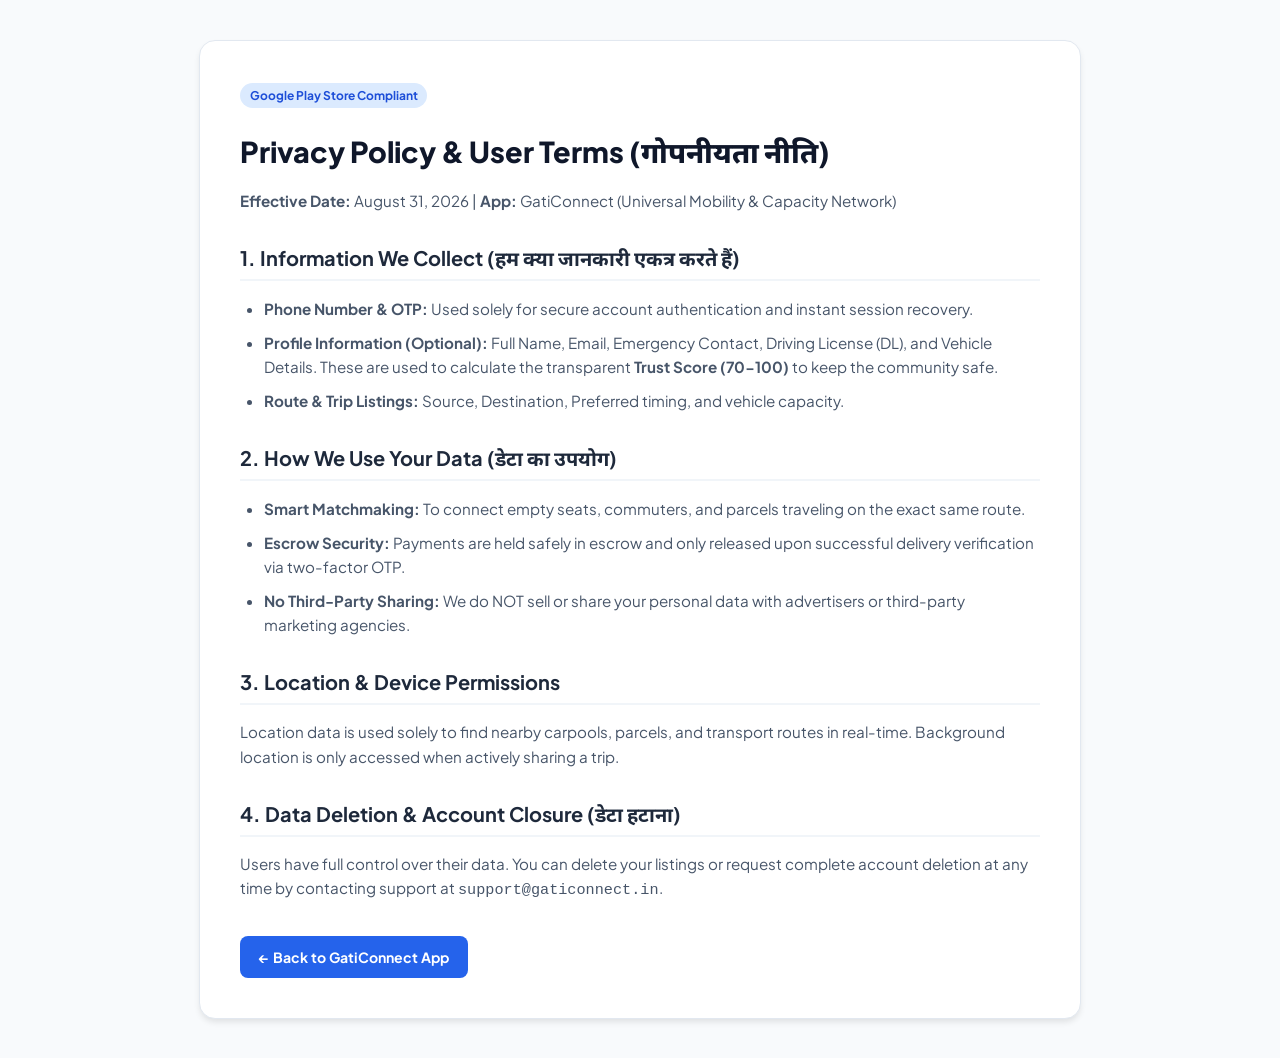
<file: static/privacy.html>
<!DOCTYPE html>
<html lang="hi">
<head>
    <meta charset="UTF-8">
    <meta name="viewport" content="width=device-width, initial-scale=1.0">
    <title>Privacy Policy & Terms - GatiConnect</title>
    <link rel="preconnect" href="https://fonts.googleapis.com">
    <link rel="preconnect" href="https://fonts.gstatic.com" crossorigin>
    <link href="https://fonts.googleapis.com/css2?family=Plus+Jakarta+Sans:wght@400;600;700;800&family=Noto+Sans+Devanagari:wght@400;600;700&display=swap" rel="stylesheet">
    <style>
        body { font-family: 'Plus Jakarta Sans', 'Noto Sans Devanagari', sans-serif; line-height: 1.6; color: #1e293b; background: #f8fafc; padding: 2rem 1rem; }
        .container { max-width: 800px; margin: 0 auto; background: white; padding: 2.5rem; border-radius: 16px; box-shadow: 0 4px 6px -1px rgb(0 0 0 / 0.1); border: 1px solid #e2e8f0; }
        h1 { color: #0f172a; font-size: 1.8rem; font-weight: 800; margin-bottom: 0.5rem; }
        h2 { color: #1e293b; font-size: 1.25rem; font-weight: 700; margin-top: 1.8rem; margin-bottom: 0.4rem; border-bottom: 2px solid #f1f5f9; padding-bottom: 0.3rem; }
        p, li { font-size: 0.95rem; color: #475569; margin-bottom: 0.6rem; }
        ul { padding-left: 1.5rem; }
        .badge { display: inline-block; background: #dbeafe; color: #1d4ed8; padding: 0.2rem 0.6rem; border-radius: 999px; font-size: 0.75rem; font-weight: 700; }
        .back-btn { display: inline-block; margin-top: 1.5rem; background: #2563eb; color: white; text-decoration: none; padding: 0.6rem 1.2rem; border-radius: 8px; font-weight: 700; font-size: 0.88rem; }
    </style>
</head>
<body>
    <div class="container">
        <span class="badge">Google Play Store Compliant</span>
        <h1>Privacy Policy & User Terms (गोपनीयता नीति)</h1>
        <p><strong>Effective Date:</strong> August 31, 2026 | <strong>App:</strong> GatiConnect (Universal Mobility & Capacity Network)</p>

        <h2>1. Information We Collect (हम क्या जानकारी एकत्र करते हैं)</h2>
        <ul>
            <li><strong>Phone Number & OTP:</strong> Used solely for secure account authentication and instant session recovery.</li>
            <li><strong>Profile Information (Optional):</strong> Full Name, Email, Emergency Contact, Driving License (DL), and Vehicle Details. These are used to calculate the transparent <strong>Trust Score (70-100)</strong> to keep the community safe.</li>
            <li><strong>Route & Trip Listings:</strong> Source, Destination, Preferred timing, and vehicle capacity.</li>
        </ul>

        <h2>2. How We Use Your Data (डेटा का उपयोग)</h2>
        <ul>
            <li><strong>Smart Matchmaking:</strong> To connect empty seats, commuters, and parcels traveling on the exact same route.</li>
            <li><strong>Escrow Security:</strong> Payments are held safely in escrow and only released upon successful delivery verification via two-factor OTP.</li>
            <li><strong>No Third-Party Sharing:</strong> We do NOT sell or share your personal data with advertisers or third-party marketing agencies.</li>
        </ul>

        <h2>3. Location & Device Permissions</h2>
        <p>Location data is used solely to find nearby carpools, parcels, and transport routes in real-time. Background location is only accessed when actively sharing a trip.</p>

        <h2>4. Data Deletion & Account Closure (डेटा हटाना)</h2>
        <p>Users have full control over their data. You can delete your listings or request complete account deletion at any time by contacting support at <code>support@gaticonnect.in</code>.</p>

        <a href="/" class="back-btn">← Back to GatiConnect App</a>
    </div>
</body>
</html>
</file>
